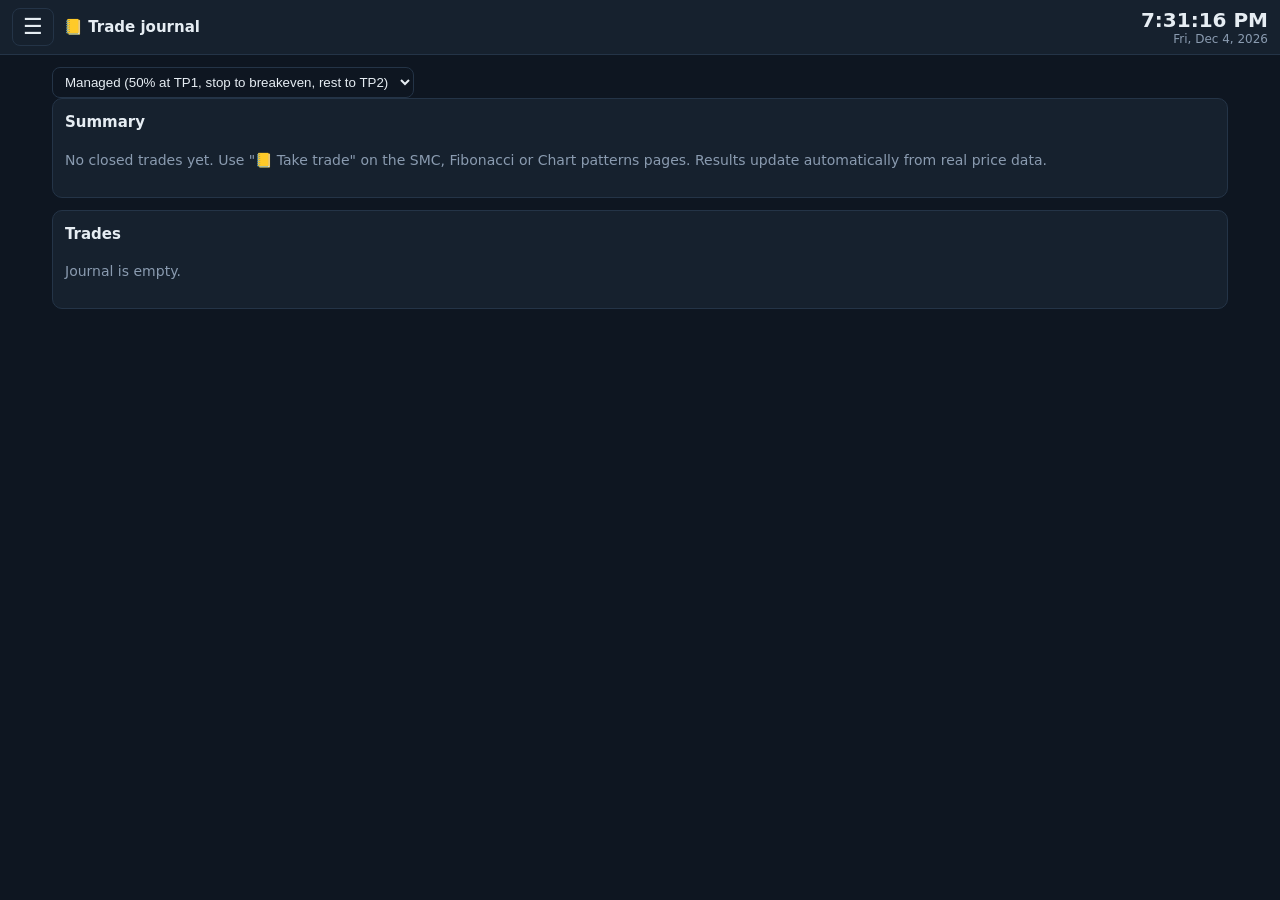
<file: journal.html>
<!doctype html>
<html lang="en"><head><meta charset="utf-8"><meta name="viewport" content="width=device-width,initial-scale=1">
<title>Trade journal</title><link rel="stylesheet" href="style.css"></head>
<body>
<header class="top"><div class="row"><button id="menuBtn" aria-label="Menu">&#9776;</button><b>📒 Trade journal</b><div class="clock"><div id="time"></div><div id="date"></div></div></div></header>
<div id="scrim"></div>
<nav id="drawer"><h3>Menu</h3><a href="index.html">Home</a><a href="signals.html">Validated signals</a><a href="smc.html">SMC</a><a href="fibonacci.html">Fibonacci</a><a href="patterns.html">Chart patterns</a><a href="agent.html">🤖 AI Agent</a><a href="journal.html">Trade journal</a><a href="risk.html">Risk calculator</a><a href="links.html">Other websites</a></nav>
<main>
 <div class="tools tfbar inline"><select id="jm"><option value="1">Managed (50% at TP1, stop to breakeven, rest to TP2)</option><option value="0">Exit all at TP1</option></select></div>
 <section class="card" id="SUM"></section>
 <section class="card" id="TR" style="margin-top:12px"></section>
</main>
<script src="smc-core.js"></script><script src="ctx.js"></script><script src="journal.js"></script>
</body></html>
</file>
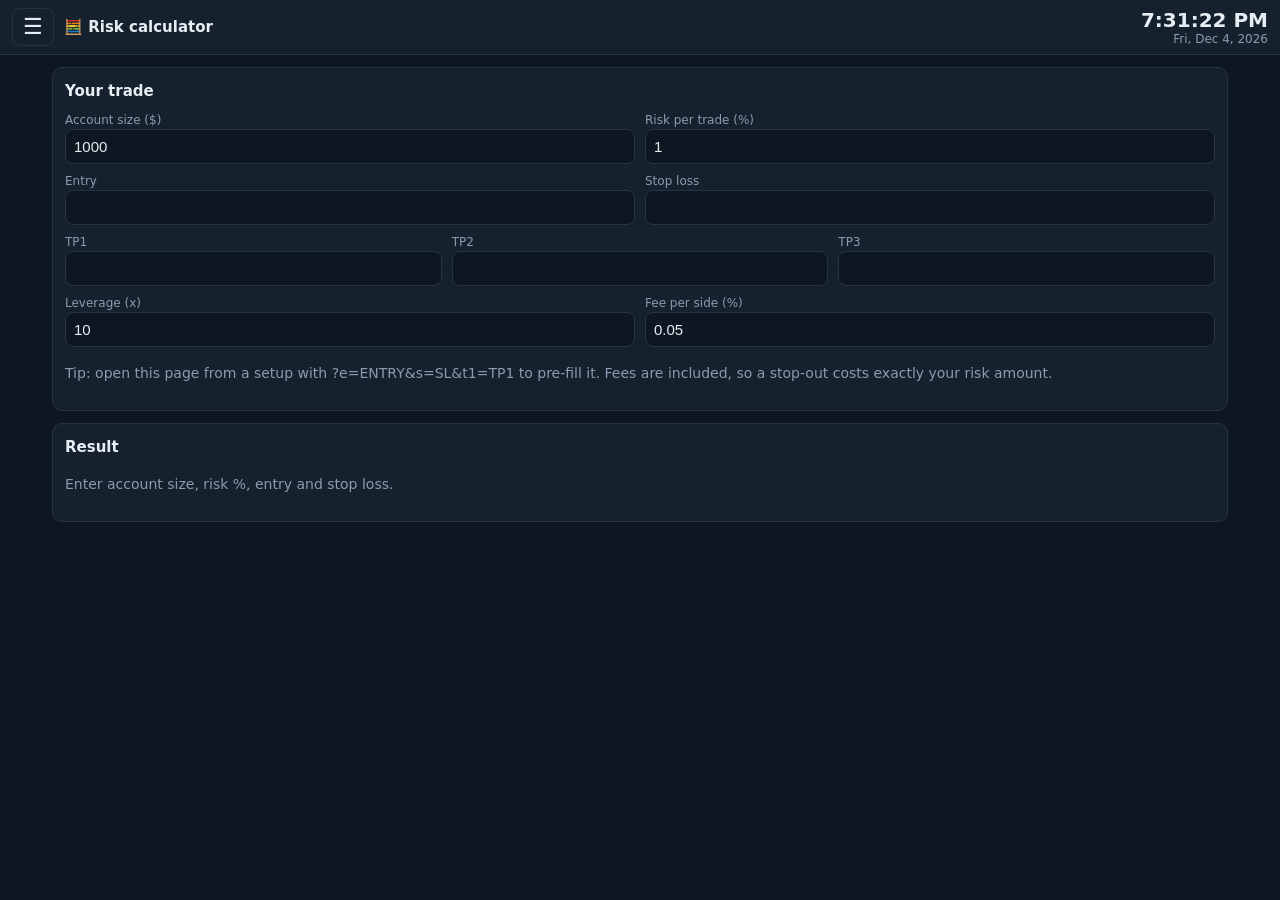
<file: risk.html>
<!doctype html>
<html lang="en"><head><meta charset="utf-8"><meta name="viewport" content="width=device-width,initial-scale=1">
<title>Risk calculator</title><link rel="stylesheet" href="style.css"></head>
<body>
<header class="top"><div class="row"><button id="menuBtn" aria-label="Menu">&#9776;</button><b>🧮 Risk calculator</b><div class="clock"><div id="time"></div><div id="date"></div></div></div></header>
<div id="scrim"></div>
<nav id="drawer"><h3>Menu</h3><a href="index.html">Home</a><a href="signals.html">Validated signals</a><a href="smc.html">SMC</a><a href="fibonacci.html">Fibonacci</a><a href="patterns.html">Chart patterns</a><a href="agent.html">🤖 AI Agent</a><a href="journal.html">Trade journal</a><a href="risk.html">Risk calculator</a><a href="links.html">Other websites</a></nav>
<main>
 <section class="card"><h3>Your trade</h3>
  <div class="rin"><label>Account size ($)<input id="a" type="number" step="any" inputmode="decimal"></label><label>Risk per trade (%)<input id="r" type="number" step="any" inputmode="decimal"></label></div>
  <div class="rin"><label>Entry<input id="e" type="number" step="any" inputmode="decimal"></label><label>Stop loss<input id="s" type="number" step="any" inputmode="decimal"></label></div>
  <div class="rin"><label>TP1<input id="t1" type="number" step="any" inputmode="decimal"></label><label>TP2<input id="t2" type="number" step="any" inputmode="decimal"></label><label>TP3<input id="t3" type="number" step="any" inputmode="decimal"></label></div>
  <div class="rin"><label>Leverage (x)<input id="l" type="number" step="any" inputmode="decimal"></label><label>Fee per side (%)<input id="f" type="number" step="any" inputmode="decimal"></label></div>
  <p class="msg">Tip: open this page from a setup with ?e=ENTRY&amp;s=SL&amp;t1=TP1 to pre-fill it. Fees are included, so a stop-out costs exactly your risk amount.</p>
 </section>
 <section class="card" id="out" style="margin-top:12px"></section>
</main>
<script src="risk.js"></script>
</body></html>
</file>
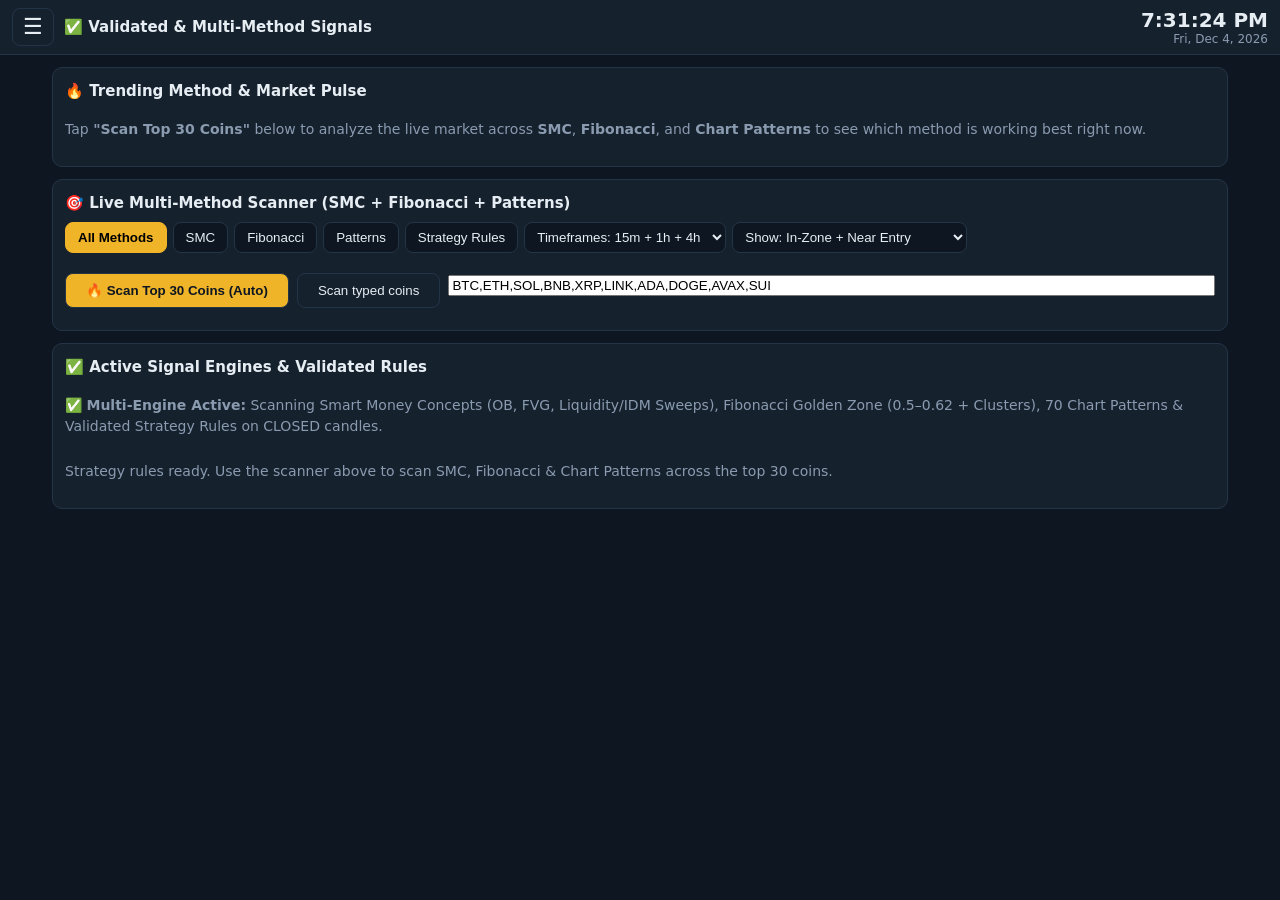
<file: signals.html>
<!doctype html>
<html lang="en"><head><meta charset="utf-8"><meta name="viewport" content="width=device-width,initial-scale=1">
<title>Validated &amp; Multi-Method Signals</title><link rel="stylesheet" href="style.css"></head>
<body>
<header class="top"><div class="row"><button id="menuBtn" aria-label="Menu">&#9776;</button><b>✅ Validated &amp; Multi-Method Signals</b><div class="clock"><div id="time"></div><div id="date"></div></div></div></header>
<div id="scrim"></div>
<nav id="drawer"><h3>Menu</h3><a href="index.html">Home</a><a href="signals.html">Validated signals</a><a href="smc.html">SMC</a><a href="fibonacci.html">Fibonacci</a><a href="patterns.html">Chart patterns</a><a href="agent.html">🤖 AI Agent</a><a href="journal.html">Trade journal</a><a href="risk.html">Risk calculator</a><a href="links.html">Other websites</a></nav>
<main>
 <section class="card" id="TR" style="margin-bottom:12px">
  <h3>🔥 Trending Method &amp; Market Pulse</h3>
  <p class="msg">Tap <b>"Scan Top 30 Coins"</b> below to analyze the live market across <b>SMC</b>, <b>Fibonacci</b>, and <b>Chart Patterns</b> to see which method is working best right now.</p>
 </section>

 <section class="card" id="LV" style="margin-bottom:12px">
  <h3>🎯 Live Multi-Method Scanner (SMC + Fibonacci + Patterns)</h3>
  <div class="tools tfbar inline" style="margin:8px 0">
   <button data-m="ALL" class="mflt on">All Methods</button>
   <button data-m="SMC" class="mflt">SMC</button>
   <button data-m="FIB" class="mflt">Fibonacci</button>
   <button data-m="PAT" class="mflt">Patterns</button>
   <button data-m="STRAT" class="mflt">Strategy Rules</button>
   <select id="stf">
    <option value="all" selected>Timeframes: 15m + 1h + 4h</option>
    <option value="15m">15m only</option>
    <option value="1h">1h only</option>
    <option value="4h">4h only</option>
   </select>
   <select id="sstat">
    <option value="all" selected>Show: In-Zone + Near Entry</option>
    <option value="zone">🔥 In Entry Zone / Breakout Only</option>
   </select>
  </div>
  <div style="display:flex;flex-wrap:wrap;gap:8px;align-items:center;margin:10px 0">
   <button id="scan30" class="moreBtn" style="background:#f0b429;color:#0e1621;font-weight:700">🔥 Scan Top 30 Coins (Auto)</button>
   <button id="scanCustom" class="moreBtn">Scan typed coins</button>
   <input id="coins" value="BTC,ETH,SOL,BNB,XRP,LINK,ADA,DOGE,AVAX,SUI" placeholder="Custom coins (BTC,ETH...)" style="flex:1;min-width:180px">
  </div>
  <div id="out"></div>
 </section>

 <section class="card" id="ST"><h3>Signal rules that passed real-data tests</h3><p class="msg">Loading...</p></section>
</main>
<script src="smc-core.js"></script>
<script src="fib-core.js"></script>
<script src="pat-core.js"></script>
<script src="strat-core.js"></script>
<script src="ctx.js"></script>
<script src="signals.js"></script>
</body></html>
</file>
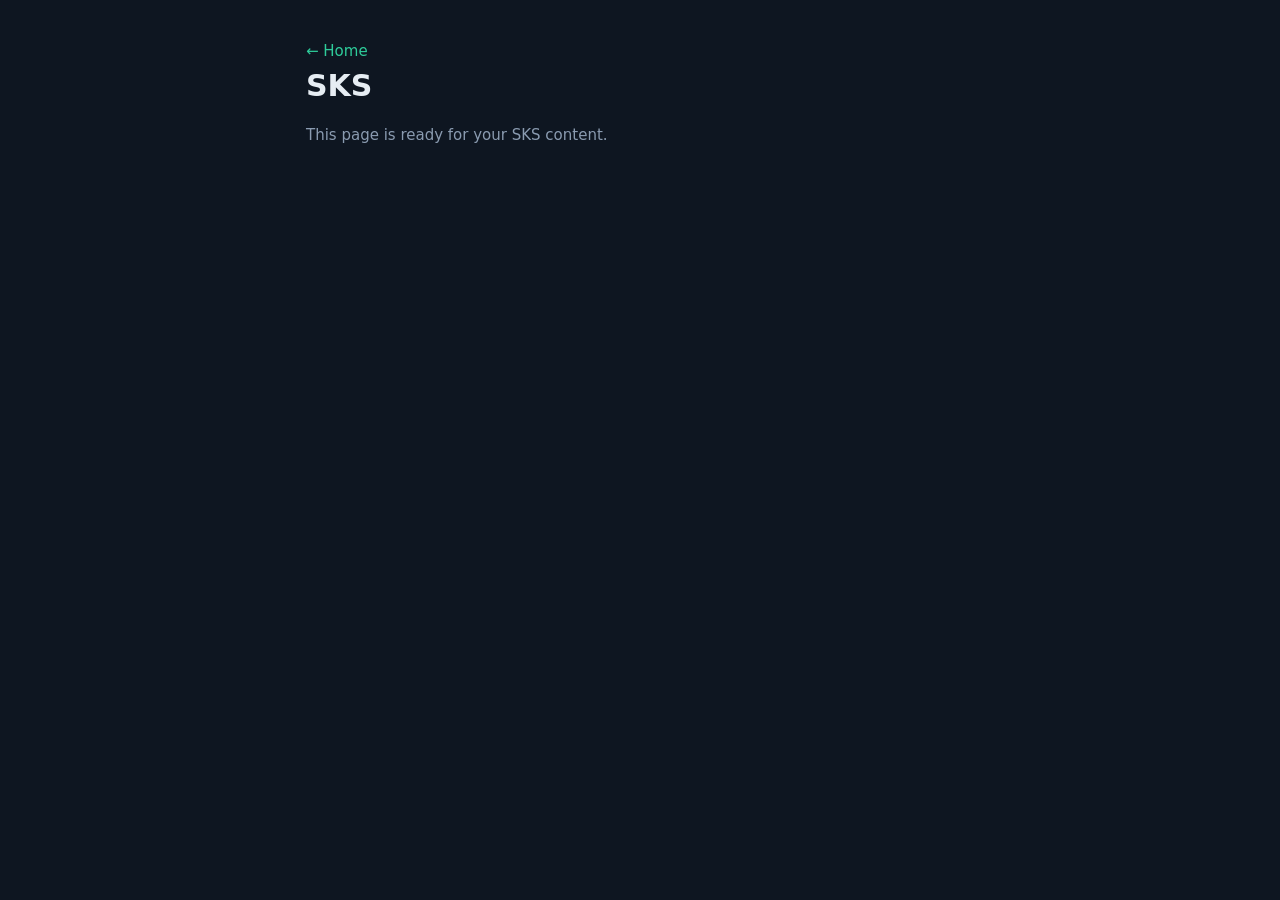
<file: sks.html>
<!doctype html>
<html lang="en"><head><meta charset="utf-8"><meta name="viewport" content="width=device-width,initial-scale=1">
<title>SKS</title><link rel="stylesheet" href="style.css"></head>
<body><div class="page"><a href="index.html" class="up">&larr; Home</a><h1>SKS</h1><p class="msg">This page is ready for your SKS content.</p></div></body></html>
</file>
<file: style.css>
:root{--bg:#0e1621;--panel:#16212e;--line:#243447;--text:#e6edf3;--mute:#8a9bb0;--up:#2ecc9a;--down:#ff5d6c;--gold:#f0b429}
*{box-sizing:border-box;margin:0}
body{background:var(--bg);color:var(--text);font:15px/1.5 "Segoe UI",system-ui,sans-serif}
a{color:inherit;text-decoration:none}
.top{position:sticky;top:0;z-index:20;background:var(--panel);border-bottom:1px solid var(--line);padding:8px 12px}
.row{display:flex;align-items:center;gap:10px;flex-wrap:wrap}
#menuBtn{background:none;border:1px solid var(--line);color:var(--text);font-size:22px;border-radius:8px;width:42px;height:38px;cursor:pointer}
.clock{margin-left:auto;text-align:right;line-height:1.2}
#time{font-size:20px;font-weight:700;font-variant-numeric:tabular-nums}
#date{color:var(--mute);font-size:12px}
.search{flex:1 1 220px;display:flex;gap:6px}
.search input{flex:1;min-width:0;background:var(--bg);border:1px solid var(--line);color:var(--text);padding:9px 12px;border-radius:8px;font-size:15px}
.search button{background:var(--gold);border:0;border-radius:8px;padding:0 14px;font-weight:700;cursor:pointer}
.ticker{display:flex;gap:18px;overflow-x:auto;padding:8px 0 2px;white-space:nowrap;font-size:13px;scrollbar-width:none}
.ticker span b{margin-right:4px}
.up{color:var(--up)}.down{color:var(--down)}
#drawer{position:fixed;inset:0 auto 0 0;width:240px;background:var(--panel);border-right:1px solid var(--line);transform:translateX(-100%);transition:transform .2s;z-index:30;padding:16px}
#drawer.open{transform:none}
#drawer h3{margin-bottom:12px;color:var(--gold)}
#drawer a{display:block;padding:12px 10px;border-radius:8px}
#drawer a:hover{background:var(--bg)}
#scrim{position:fixed;inset:0;background:#0008;z-index:25;display:none}
#scrim.show{display:block}
main{padding:12px;max-width:1200px;margin:auto}
h2{font-size:16px;margin:14px 0 8px}
.top4{display:grid;grid-template-columns:repeat(auto-fit,minmax(150px,1fr));gap:10px}
.coin{background:var(--panel);border:1px solid var(--line);border-radius:10px;padding:10px 12px;cursor:pointer;text-align:left;color:var(--text);font:inherit}
.coin:hover{border-color:var(--gold)}
.coin .n{font-weight:700}.coin .p{font-size:18px;font-variant-numeric:tabular-nums}
#chart{height:520px;border:1px solid var(--line);border-radius:10px;overflow:hidden}
.news a{display:block;background:var(--panel);border:1px solid var(--line);border-radius:10px;padding:10px 12px;margin-bottom:8px}
.news small{color:var(--mute)}
.msg{color:var(--mute);padding:8px 0}
.page{max-width:700px;margin:40px auto;padding:0 16px}
.page h1{margin-bottom:8px}
@media(max-width:600px){#chart{height:420px}}
.tf,.tabs{display:flex;gap:6px;margin-top:8px;flex-wrap:wrap}
.tabs{margin:0 0 10px}
.tf button,.tabs button{background:var(--bg);border:1px solid var(--line);color:var(--text);border-radius:8px;padding:6px 12px;cursor:pointer;font:inherit}
.tf button.on,.tabs button.on{background:var(--gold);color:#111;border-color:var(--gold);font-weight:700}
.news a{display:flex;gap:12px;align-items:center}
.news img,.news .ph{width:96px;height:64px;border-radius:8px;object-fit:cover;flex:none;background:var(--line)}
.news .ph{display:grid;place-items:center;font-size:24px;color:var(--gold);font-weight:700}
.tfbar{display:flex;gap:6px;flex-wrap:wrap;padding:8px 12px;background:var(--panel);border-bottom:1px solid var(--line)}
main .tfbar{background:none;border:0;padding:0 0 8px}
.tfbar button{background:var(--bg);border:1px solid var(--line);color:var(--text);border-radius:8px;padding:6px 12px;cursor:pointer}
.tfbar button.on{background:var(--gold);color:#000;border-color:var(--gold);font-weight:700}
.news a{display:flex;gap:12px;align-items:center}
.news img,.news .ph{width:96px;height:64px;object-fit:cover;border-radius:8px;flex:none;background:linear-gradient(135deg,var(--line),var(--bg))}
.coin .n{display:flex;align-items:center;gap:6px}
.coin img,#mkt img{width:22px;height:22px;border-radius:50%}
.tablewrap{overflow-x:auto;border:1px solid var(--line);border-radius:10px}
#mkt{border-collapse:collapse;width:100%;min-width:720px;font-size:13px;font-variant-numeric:tabular-nums}
#mkt th,#mkt td{padding:10px 10px;text-align:right;border-bottom:1px solid var(--line);white-space:nowrap}
#mkt th{color:var(--mute);font-weight:600;background:var(--panel)}
#mkt th:nth-child(2),#mkt td.nm{text-align:left}
#mkt td.nm{position:sticky;left:0;background:var(--bg);display:flex;align-items:center;gap:8px;min-width:170px}
#mkt td.nm span{color:var(--mute);font-size:12px}
#mkt tbody tr{cursor:pointer}#mkt tbody tr:hover td{background:var(--panel)}
.moreBtn{display:block;margin:12px auto;background:var(--panel);border:1px solid var(--line);color:var(--text);border-radius:8px;padding:9px 20px;cursor:pointer}
.lgo,.lg{width:20px;height:20px;border-radius:50%;flex:none;vertical-align:middle}
.lg{display:inline-flex;align-items:center;justify-content:center;background:var(--gold);color:#000;font:700 11px/1 sans-serif}
.ticker span{display:inline-flex;align-items:center;gap:5px}.ticker .lgo,.ticker .lg{width:16px;height:16px}
.search{position:relative}
#sug{list-style:none;padding:0;position:absolute;top:100%;left:0;right:0;margin-top:4px;background:var(--panel);border:1px solid var(--line);border-radius:10px;overflow:hidden;z-index:40}
#sug:empty{display:none}
#sug li{display:flex;align-items:center;gap:8px;padding:10px 12px;cursor:pointer}
#sug li:hover{background:var(--bg)}#sug li span{color:var(--mute);font-size:12px;margin-left:auto}
.coin .n .lgo,.nm .lgo{width:22px;height:22px}
.sub{margin-top:8px}.tfbar.inline{background:none;border:0;padding:0}
.badge{display:flex;align-items:center;gap:6px;font-weight:700}.badge small{color:var(--mute);font-weight:400}
.tools{padding:0 0 8px}.tools .sp{flex:1}
#box{position:relative;height:440px;border:1px solid var(--line);border-radius:10px;overflow:hidden}
#box.big{height:80vh}#cht{position:absolute;inset:0}#ov{position:absolute;inset:0;pointer-events:none}
.two{display:grid;grid-template-columns:repeat(auto-fit,minmax(300px,1fr));gap:12px;margin-top:12px}
.card{background:var(--panel);border:1px solid var(--line);border-radius:10px;padding:12px}
.card h3{font-size:15px;margin-bottom:8px}.card p{margin:6px 0;font-size:14px}
.card table{width:100%;border-collapse:collapse;font-variant-numeric:tabular-nums}
.card td{padding:7px 4px;border-bottom:1px solid var(--line)}.card td:not(:first-child){text-align:right}
.tag{padding:2px 8px;border-radius:6px;font-size:12px;color:#000}.tag.up{background:var(--up)}.tag.down{background:var(--down)}
#extra h2{margin:18px 0 8px}.cbox{position:relative;height:320px;border:1px solid var(--line);border-radius:10px;overflow:hidden}
.cbox .ch{position:absolute;inset:0}.cbox>canvas{position:absolute;inset:0;pointer-events:none}
#ov,.cbox>canvas{width:100%;height:100%;left:0;top:0}
.tag.n{background:var(--mute)}.chk{font-size:13px;margin:8px 0}
.rin{display:flex;gap:10px;margin-bottom:8px}.rin label{flex:1;font-size:12px;color:var(--mute)}
.rin input{width:100%;background:var(--bg);border:1px solid var(--line);color:var(--text);padding:8px;border-radius:8px;font-size:15px}
.x{background:none;border:0;color:var(--mute);cursor:pointer;font-size:16px}
.card .moreBtn{margin:10px 0 0}
.grade{padding:2px 8px;border-radius:6px;font-weight:700;color:#000;font-size:12px}
.tools select{background:var(--bg);color:var(--text);border:1px solid var(--line);border-radius:8px;padding:6px 8px}
.sc{cursor:pointer}.sc:hover td{background:var(--bg)}
#fcfg{margin-bottom:10px}#fcfg[hidden]{display:none}
#fgrid{display:grid;grid-template-columns:1fr 1fr;gap:8px}.frow{display:flex;gap:6px;align-items:center}
.frow input[type=number]{flex:1;min-width:0;background:var(--bg);border:1px solid var(--line);color:var(--text);padding:7px;border-radius:8px;font-size:14px}
.frow input[type=color]{width:34px;height:32px;padding:0;border:1px solid var(--line);background:none;border-radius:6px}
.frow input[type=checkbox]{width:18px;height:18px;accent-color:var(--gold)}
.cov{display:flex;flex-wrap:wrap;gap:6px}.cv{font-size:12px;padding:5px 9px;border:1px solid var(--line);border-radius:8px;color:var(--mute)}
.cv.on{color:#000;background:var(--gold);border-color:var(--gold);font-weight:700;cursor:pointer}
#abtn{position:fixed;right:14px;bottom:14px;z-index:60;min-width:48px;height:48px;border-radius:24px;background:var(--gold);color:#000;font-size:18px;border:0;padding:0 12px;font-weight:700;box-shadow:0 2px 10px #0008}
#apanel{position:fixed;left:0;right:0;bottom:0;max-height:80vh;overflow:auto;z-index:70;background:var(--panel);border-top:1px solid var(--line);padding:14px;display:none}#apanel.open{display:block}
#abanner{position:fixed;top:0;left:0;right:0;z-index:80;background:var(--gold);color:#000;padding:12px;font-weight:700;white-space:pre-line;display:none}
.arow{display:flex;justify-content:space-between;align-items:center;gap:8px;padding:6px 0;border-bottom:1px solid var(--line)}
[hidden]{display:none!important}
.toast{position:fixed;top:10px;left:10px;right:10px;z-index:100;background:var(--gold);color:#000;padding:12px 14px;border-radius:10px;font-weight:600;white-space:pre-line;box-shadow:0 4px 16px #0008}
.alr{display:flex;align-items:center;gap:8px;margin:6px 0;font-size:14px}.alr input[type=checkbox]{width:18px;height:18px;accent-color:var(--gold)}
.alr input:not([type=checkbox]){flex:1;background:var(--bg);border:1px solid var(--line);color:var(--text);padding:8px;border-radius:8px}
#L h2{margin:16px 0 8px;font-size:15px;color:var(--gold)}
.lks{display:grid;grid-template-columns:repeat(auto-fill,minmax(250px,1fr));gap:8px}
.lk{display:flex;align-items:center;background:var(--panel);border:1px solid var(--line);border-radius:10px}
.lk:hover{border-color:var(--gold)}.lk a{flex:1;display:flex;gap:10px;align-items:center;padding:10px 12px;min-width:0}
.lk span{min-width:0}.lk b{display:block}.lk small{display:block;color:var(--mute);font-size:12px;overflow:hidden;text-overflow:ellipsis;white-space:nowrap}
.fav{width:30px;height:30px;border-radius:8px;background:#fff;padding:2px}.lk .x{padding:8px 10px;font-size:18px}
.fgbar{position:relative;height:10px;border-radius:6px;background:linear-gradient(90deg,#ff5d6c,#ff9f43,#f0b429,#8fd16a,#2ecc9a)}.fgbar i{position:absolute;top:-4px;width:4px;height:18px;background:#fff;border-radius:2px;transform:translateX(-2px)}
.gauge{width:100%;max-width:380px;display:block;margin:6px auto}.cnt{display:flex;border:1px solid var(--line);border-radius:10px;overflow:hidden;margin-top:6px}.cnt span{flex:1;text-align:center;padding:10px;font-weight:700;border-right:1px solid var(--line)}.cnt span:last-child{border:0}
.bars{display:flex;justify-content:space-around;align-items:flex-end;height:190px;border-bottom:1px solid var(--line);margin:10px 0 4px}.bars>div{display:flex;flex-direction:column;align-items:center;justify-content:flex-end;gap:6px;position:relative;padding-bottom:0}.bars i{width:40px;display:block}.bars span{position:absolute;bottom:-24px;white-space:nowrap}.bars{margin-bottom:30px}
.sbar{width:60px;height:8px;background:var(--bg);border-radius:4px;overflow:hidden}.sbar i{display:block;height:100%;background:var(--gold)}
</file>
